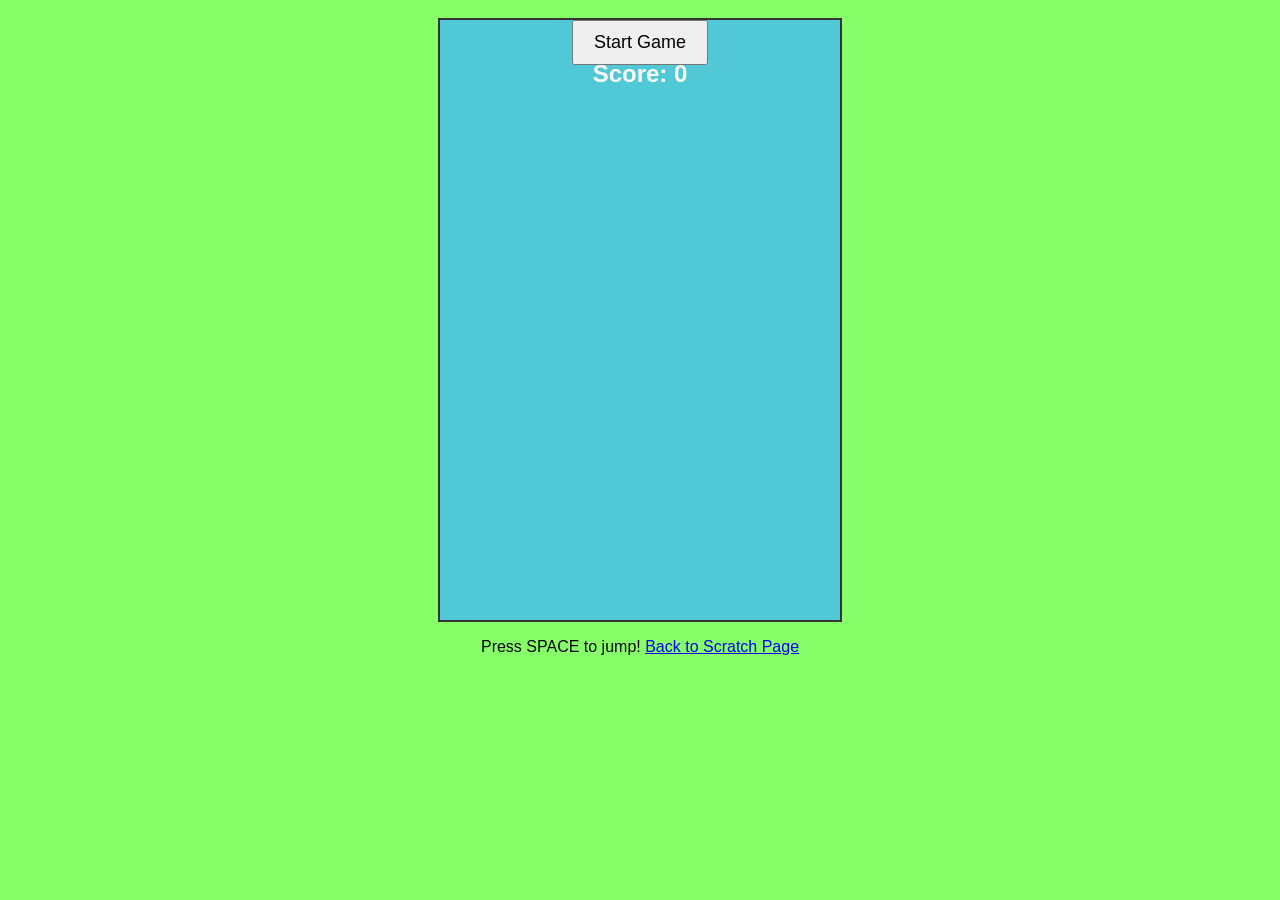
<file: appfile.html>
<!DOCTYPE html>
<html lang="en">
<head>
<meta charset="UTF-8">
<title>Flappy Game</title>
<style>
    body {
        margin: 0;
        overflow: hidden;
        font-family: Arial, sans-serif;
        text-align: center;
        background: #86ff68;
    }

    #gameCanvas {
        background: #50c8d5;
        display: block;
        margin: 0 auto;
        border: 2px solid #333;
    }

    #startBtn {
        position: absolute;
        top: 20px;
        left: 50%;
        transform: translateX(-50%);
        padding: 10px 20px;
        font-size: 18px;
        cursor: pointer;
        z-index: 10;
    }

    #score {
        position: absolute;
        top: 60px;
        left: 50%;
        transform: translateX(-50%);
        font-size: 24px;
        color: white;
        font-weight: bold;
    }
</style>
</head>
<body>
<br>
<button id="startBtn">Start Game</button>
<div id="score">Score: 0</div>
<canvas id="gameCanvas" width="400" height="600"></canvas>

<script>
const canvas = document.getElementById("gameCanvas");
const ctx = canvas.getContext("2d");

let bird, gravity, lift, velocity;
let pipes;
let frame;
let gameRunning;
let score;

const startBtn = document.getElementById("startBtn");
const scoreDisplay = document.getElementById("score");

function initGame() {
    bird = { x: 80, y: 250, radius: 12 };
    gravity = 0.5;
    lift = -8;
    velocity = 0;
    pipes = [];
    frame = 0;
    gameRunning = true;
    score = 0;
    scoreDisplay.textContent = "Score: 0";
}

function drawBird() {
    ctx.fillStyle = "yellow";
    ctx.beginPath();
    ctx.arc(bird.x, bird.y, bird.radius, 0, Math.PI * 2);
    ctx.fill();
}

function drawPipes() {
    ctx.fillStyle = "green";
    pipes.forEach(pipe => {
        ctx.fillRect(pipe.x, 0, pipe.width, pipe.top);
        ctx.fillRect(pipe.x, canvas.height - pipe.bottom, pipe.width, pipe.bottom);
    });
}

function updatePipes() {
    if (frame % 90 === 0) {
        let top = Math.random() * 250 + 50;
        let gap = 140;
        pipes.push({
            x: canvas.width,
            width: 50,
            top: top,
            bottom: canvas.height - top - gap,
            passed: false
        });
    }

    pipes.forEach(pipe => {
        pipe.x -= 2;

        // Score
        if (!pipe.passed && pipe.x + pipe.width < bird.x) {
            score++;
            scoreDisplay.textContent = "Score: " + score;
            pipe.passed = true;
        }

        // Collision
        if (
            bird.x + bird.radius > pipe.x &&
            bird.x - bird.radius < pipe.x + pipe.width &&
            (bird.y - bird.radius < pipe.top ||
             bird.y + bird.radius > canvas.height - pipe.bottom)
        ) {
            endGame();
        }
    });

    pipes = pipes.filter(pipe => pipe.x + pipe.width > 0);
}

function drawGround() {
    ctx.fillStyle = "#ded895";
    ctx.fillRect(0, canvas.height - 20, canvas.width, 20);
}

function updateBird() {
    velocity += gravity;
    bird.y += velocity;

    if (bird.y + bird.radius > canvas.height - 20 || bird.y - bird.radius < 0) {
        endGame();
    }
}

function gameLoop() {
    if (!gameRunning) return;

    ctx.clearRect(0, 0, canvas.width, canvas.height);

    updateBird();
    updatePipes();

    drawBird();
    drawPipes();
    drawGround();

    frame++;
    requestAnimationFrame(gameLoop);
}

function endGame() {
    gameRunning = false;
    startBtn.style.display = "block";
    startBtn.textContent = "Restart Game";
}

document.addEventListener("keydown", (e) => {
    if (e.code === "Space" && gameRunning) {
        velocity = lift;
    }
});

startBtn.addEventListener("click", () => {
    initGame();
    startBtn.style.display = "none";
    gameLoop();
});
</script>
<p>Press SPACE to jump! <a href="realScratch.html">Back to Scratch Page</a></p>
</body>
</html>
</file>
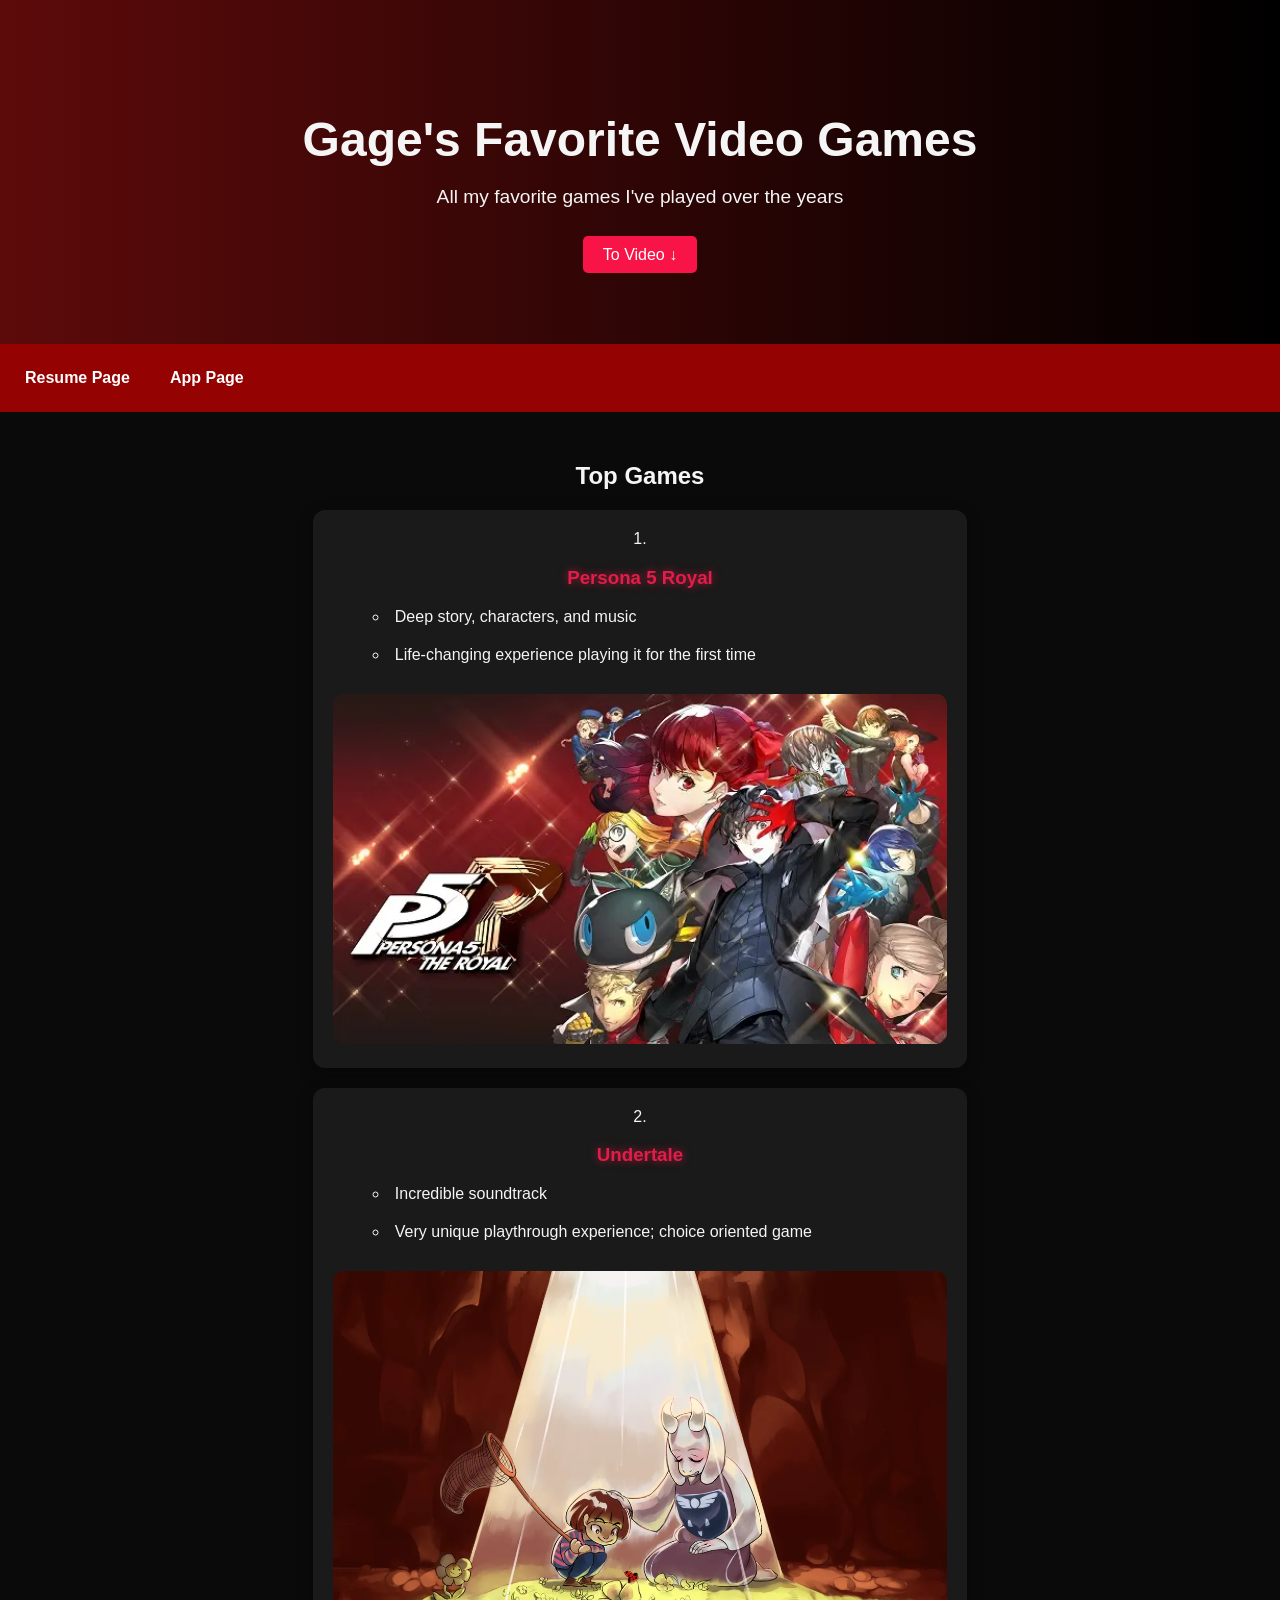
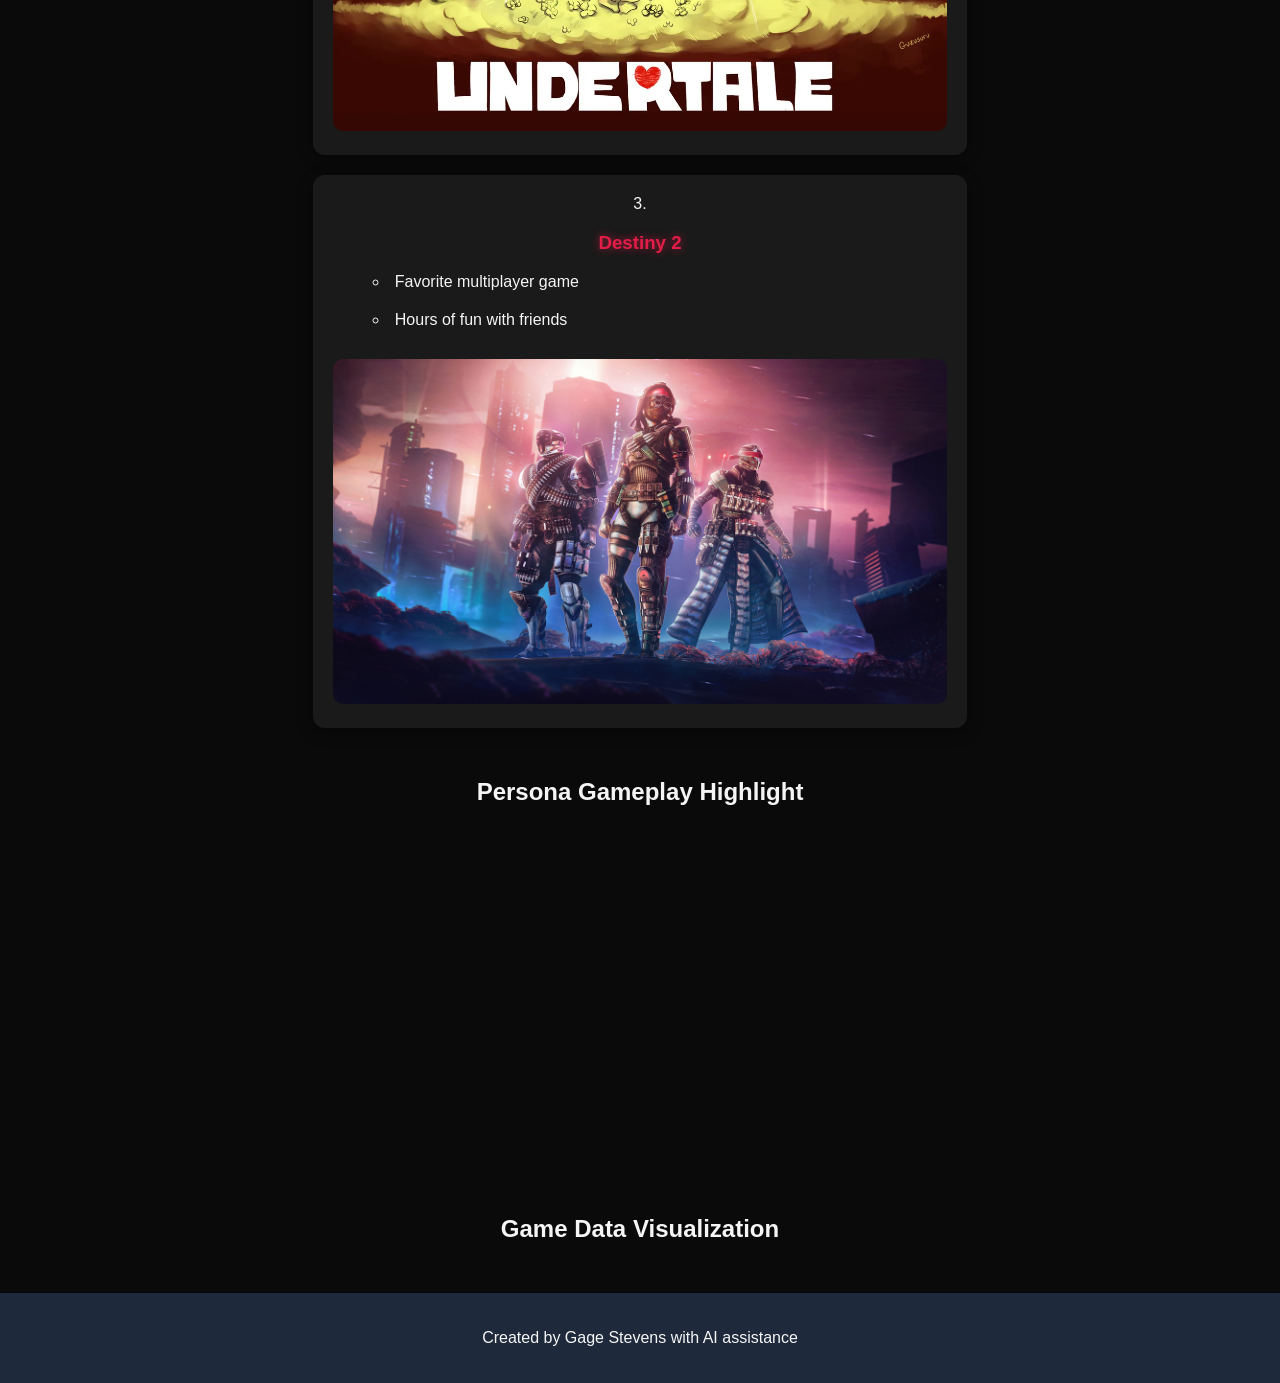
<file: realScratch.html>
<!DOCTYPE html>
<html lang="en">
<head>
    <meta charset="UTF-8">
    <title>Gage's Scratch Page</title>
    <link rel="stylesheet" href="css/realStyles.css">
</head>

<body>

<div class="hero">
    <h1>Gage's Favorite Video Games</h1>
    <p>All my favorite games I've played over the years</p>
    <br>
    <a href="#video">To Video ↓</a>
</div>
<nav class="common">
        <a href="index.html">Resume Page</a>
        <a href="appfile.html">App Page</a>
    </nav>


<div class="section" id="games">
    <h2>Top Games</h2>

    <ol class="game-list">

        <li class="game-card">
            <h3>Persona 5 Royal</h3>
            <ul>
                <li>Deep story, characters, and music</li>
                <li>Life-changing experience playing it for the first time</li>
            </ul>
            <img src="assets/img/P5R.jpeg.webp" alt="Persona 5 Royal" width="300">
        </li>

        <li class="game-card">
            <h3>Undertale</h3>
            <ul>
                <li>Incredible soundtrack</li>
                <li>Very unique playthrough experience; choice oriented game</li>
            </ul>
            <img src="assets/img/Undertale.png.webp" alt="Undertale" width="300">
        </li>

        <li class="game-card">
            <h3>Destiny 2</h3>
            <ul>
                <li>Favorite multiplayer game</li>
                <li>Hours of fun with friends</li>
            </ul>
            <img src="assets/img/Destiny 2.jpeg" alt="Destiny 2" width="300">
        </li>

    </ol>
</div>

<div class="section" id="video">
    <h2>Persona Gameplay Highlight</h2>

    <iframe width="560" height="315" src="https://www.youtube.com/embed/vUzOzTUrO9I?si=SidOMxehR7w-U4fq" title="YouTube video player" frameborder="0" allow="accelerometer; autoplay; clipboard-write; encrypted-media; gyroscope; picture-in-picture; web-share" referrerpolicy="strict-origin-when-cross-origin" allowfullscreen></iframe>
</div>


<div class="section">
    <h2>Game Data Visualization</h2>

    
    <div class='tableauPlaceholder' id='viz1776138815394' style='position: relative'><noscript><a href='#'><img alt='Video Game Sales ' src='https:&#47;&#47;public.tableau.com&#47;static&#47;images&#47;Vi&#47;VideoGames_16181956517070&#47;VideoGameSales&#47;1_rss.png' style='border: none' /></a></noscript><object class='tableauViz'  style='display:none;'><param name='host_url' value='https%3A%2F%2Fpublic.tableau.com%2F' /> <param name='embed_code_version' value='3' /> <param name='site_root' value='' /><param name='name' value='VideoGames_16181956517070&#47;VideoGameSales' /><param name='tabs' value='no' /><param name='toolbar' value='yes' /><param name='static_image' value='https:&#47;&#47;public.tableau.com&#47;static&#47;images&#47;Vi&#47;VideoGames_16181956517070&#47;VideoGameSales&#47;1.png' /> <param name='animate_transition' value='yes' /><param name='display_static_image' value='yes' /><param name='display_spinner' value='yes' /><param name='display_overlay' value='yes' /><param name='display_count' value='yes' /><param name='language' value='en-US' /></object></div>                <script type='text/javascript'>                    var divElement = document.getElementById('viz1776138815394');                    var vizElement = divElement.getElementsByTagName('object')[0];                    if ( divElement.offsetWidth > 800 ) { vizElement.style.width='1300px';vizElement.style.height='1427px';} else if ( divElement.offsetWidth > 500 ) { vizElement.style.width='1300px';vizElement.style.height='1427px';} else { vizElement.style.width='100%';vizElement.style.height='1777px';}                     var scriptElement = document.createElement('script');                    scriptElement.src = 'https://public.tableau.com/javascripts/api/viz_v1.js';                    vizElement.parentNode.insertBefore(scriptElement, vizElement);                </script>
</div>


<div class="footer">
    <p>Created by Gage Stevens with AI assistance</p>
</div>

</body>
</html>
</file>
<file: css/realStyles.css>
body {
    margin: 0;
    font-family: 'Segoe UI', sans-serif;
    background-color:#0a0a0a;
    color: #f5f5f5;
}

.hero {
    text-align: center;
    padding: 80px 20px;
    background: linear-gradient(to right, #5d0a0a, #000000);
}

.hero h1 {
    font-size: 3em;
    margin-bottom: 10px;
}

.hero p {
    font-size: 1.2em;
    margin-bottom: 20px;
}

.hero a {
    text-decoration: none;
    color: white;
    background-color: #f81446;
    padding: 10px 20px;
    border-radius: 5px;
}

.section {
    width: 80%;
    margin: 50px auto;
    text-align: center;
}

.game-card {
    background-color:#1a1a1a;
    margin: 20px auto;
    padding: 20px;
    border-radius: 12px;
    width: 60%;
    box-shadow: 0 4px 15px rgba(0,0,0,0.4);
    transition: transform 0.3s;
}

.game-card:hover {
    transform: translateY(-5px);
}

.game-card h3 {
    color:#e11d48 ;
}

.game-card img {
    width: 100%;
    border-radius: 10px;
    margin-top: 10px;
}

iframe {
    border-radius: 10px;
    margin-top: 20px;
}

.footer {
    text-align: center;
    padding: 20px;
    background-color: #1e293b;
    margin-top: 50px;
}

.game-list {
    padding-left: 0;
}

.game-list li {
    list-style-position: inside;
    margin-bottom: 20px;
}

.game-card ul{
    text-align: left;
}

nav{
    background-color: rgb(148, 2, 2);
    padding: 5px;
    overflow: hidden;
}
nav a{
    color: white;
    padding: 20px;
    text-decoration: none;
    font-size: 16px;
    font-weight: bold;
    float: left;
}
nav a:hover{
    background-color: #4f4f4f;
}

.game-card h3 {
    text-shadow: 0 0 8px rgba(225, 29, 72, 0.7);
}
</file>
